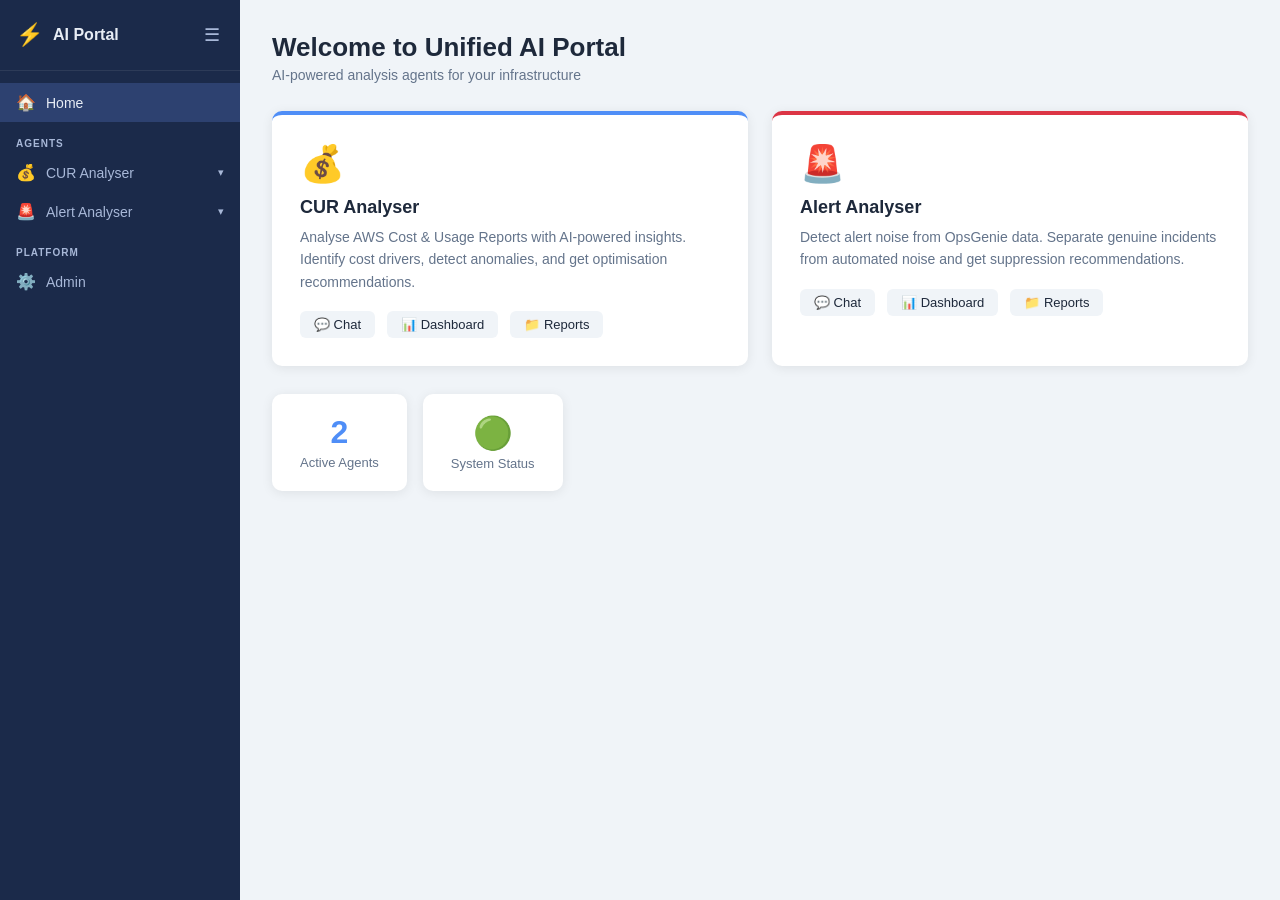
<file: frontend/index.html>
<!DOCTYPE html>
<html lang="en">
<head>
  <meta charset="UTF-8" />
  <meta name="viewport" content="width=device-width, initial-scale=1.0" />
  <title>Unified AI Portal</title>
  <link rel="stylesheet" href="style.css" />
</head>
<body>
  <div class="portal-layout">
    <!-- Sidebar -->
    <nav class="sidebar" id="sidebar">
      <div class="sidebar-header">
        <div class="sidebar-logo">
          <span class="logo-icon">⚡</span>
          <span class="logo-text">AI Portal</span>
        </div>
        <button class="sidebar-toggle" id="sidebarToggle" title="Toggle sidebar">&#9776;</button>
      </div>

      <div class="sidebar-nav">
        <a href="index.html" class="nav-item nav-home" data-page="home">
          <span class="nav-icon">🏠</span>
          <span class="nav-label">Home</span>
        </a>

        <div class="nav-section">
          <div class="nav-section-label">AGENTS</div>
        </div>

        <!-- CUR Analyser -->
        <div class="nav-agent" id="agent-cur">
          <button class="nav-agent-header" onclick="toggleAgent('cur')">
            <span class="nav-icon">💰</span>
            <span class="nav-label">CUR Analyser</span>
            <span class="nav-chevron">▾</span>
          </button>
          <div class="nav-agent-children" id="agent-cur-children">
            <a href="agents/cur/chat.html" class="nav-child" data-page="cur-chat">
              <span>💬</span> Chatbot
            </a>
            <a href="agents/cur/dashboard.html" class="nav-child" data-page="cur-dashboard">
              <span>📊</span> Dashboard
            </a>
            <a href="agents/cur/reports.html" class="nav-child" data-page="cur-reports">
              <span>📁</span> Reports
            </a>
            <a href="agents/cur/settings.html" class="nav-child" data-page="cur-settings">
              <span>⚙️</span> Settings
            </a>
          </div>
        </div>

        <!-- Alert Analyser -->
        <div class="nav-agent" id="agent-alerts">
          <button class="nav-agent-header" onclick="toggleAgent('alerts')">
            <span class="nav-icon">🚨</span>
            <span class="nav-label">Alert Analyser</span>
            <span class="nav-chevron">▾</span>
          </button>
          <div class="nav-agent-children" id="agent-alerts-children">
            <a href="agents/alerts/chat.html" class="nav-child" data-page="alerts-chat">
              <span>💬</span> Chatbot
            </a>
            <a href="agents/alerts/dashboard.html" class="nav-child" data-page="alerts-dashboard">
              <span>📊</span> Dashboard
            </a>
            <a href="agents/alerts/reports.html" class="nav-child" data-page="alerts-reports">
              <span>📁</span> Reports
            </a>
            <a href="agents/alerts/settings.html" class="nav-child" data-page="alerts-settings">
              <span>⚙️</span> Settings
            </a>
          </div>
        </div>

        <div class="nav-section">
          <div class="nav-section-label">PLATFORM</div>
        </div>

        <a href="admin/index.html" class="nav-item" data-page="admin">
          <span class="nav-icon">⚙️</span>
          <span class="nav-label">Admin</span>
        </a>
      </div>
    </nav>

    <!-- Main content -->
    <main class="main-content">
      <div class="page-header">
        <h1 class="page-title">Welcome to Unified AI Portal</h1>
        <p class="page-subtitle">AI-powered analysis agents for your infrastructure</p>
      </div>

      <div class="home-grid">
        <div class="agent-card agent-card-cur" onclick="location.href='agents/cur/dashboard.html'">
          <div class="agent-card-icon">💰</div>
          <div class="agent-card-info">
            <h2>CUR Analyser</h2>
            <p>Analyse AWS Cost &amp; Usage Reports with AI-powered insights. Identify cost drivers, detect anomalies, and get optimisation recommendations.</p>
          </div>
          <div class="agent-card-links">
            <a href="agents/cur/chat.html" onclick="event.stopPropagation()">💬 Chat</a>
            <a href="agents/cur/dashboard.html" onclick="event.stopPropagation()">📊 Dashboard</a>
            <a href="agents/cur/reports.html" onclick="event.stopPropagation()">📁 Reports</a>
          </div>
        </div>

        <div class="agent-card agent-card-alerts" onclick="location.href='agents/alerts/dashboard.html'">
          <div class="agent-card-icon">🚨</div>
          <div class="agent-card-info">
            <h2>Alert Analyser</h2>
            <p>Detect alert noise from OpsGenie data. Separate genuine incidents from automated noise and get suppression recommendations.</p>
          </div>
          <div class="agent-card-links">
            <a href="agents/alerts/chat.html" onclick="event.stopPropagation()">💬 Chat</a>
            <a href="agents/alerts/dashboard.html" onclick="event.stopPropagation()">📊 Dashboard</a>
            <a href="agents/alerts/reports.html" onclick="event.stopPropagation()">📁 Reports</a>
          </div>
        </div>
      </div>

      <div class="platform-stats" id="platformStats">
        <div class="stat-card">
          <div class="stat-value" id="statAgents">2</div>
          <div class="stat-label">Active Agents</div>
        </div>
        <div class="stat-card">
          <div class="stat-value" id="statStatus">🟢</div>
          <div class="stat-label">System Status</div>
        </div>
      </div>
    </main>
  </div>

  <script src="portal.js"></script>
  <script>
    // Mark home as active
    document.querySelector('[data-page="home"]').classList.add('active');
  </script>
</body>
</html>
</file>
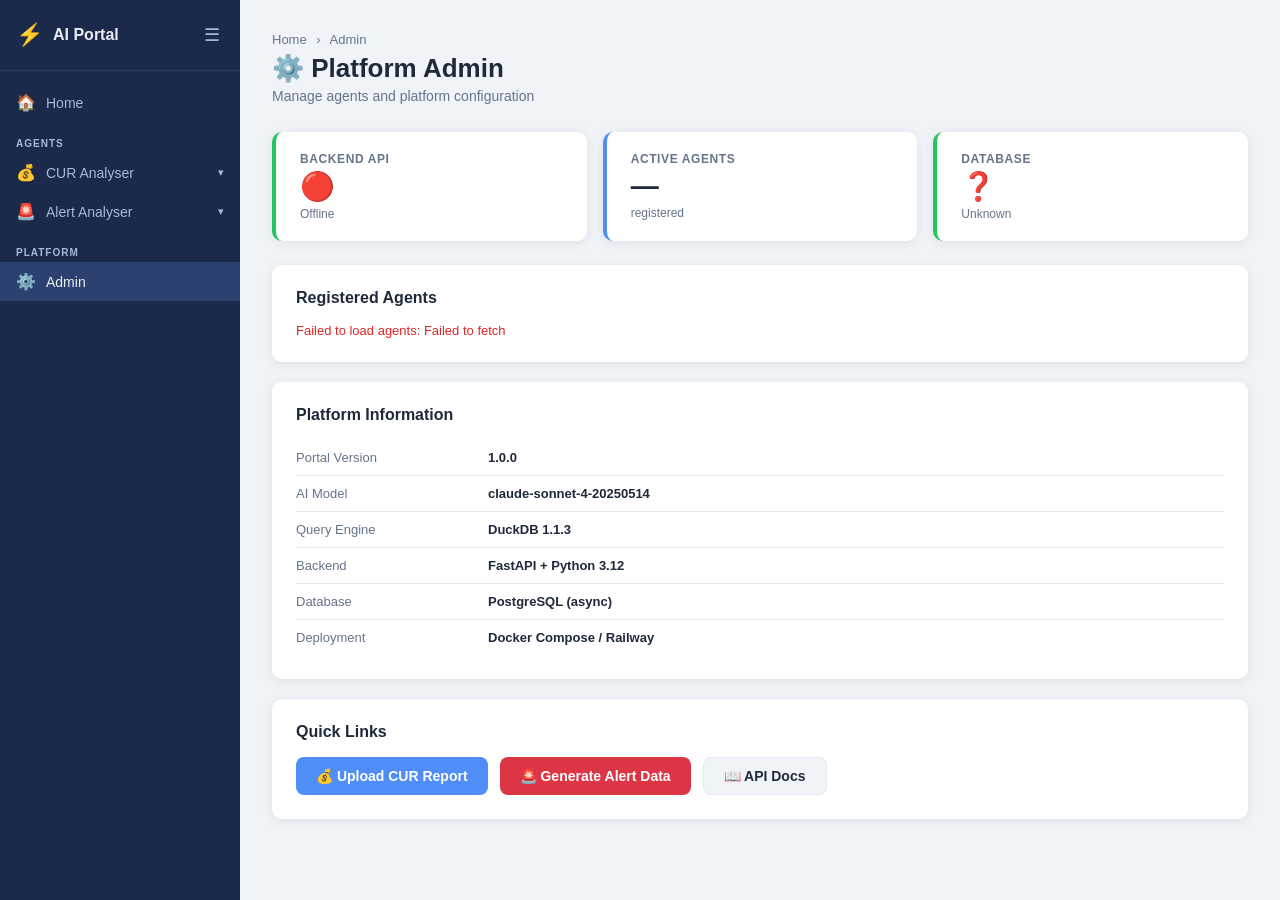
<file: frontend/admin/index.html>
<!DOCTYPE html>
<html lang="en">
<head>
  <meta charset="UTF-8" />
  <meta name="viewport" content="width=device-width, initial-scale=1.0" />
  <title>Admin — Unified AI Portal</title>
  <link rel="stylesheet" href="../style.css" />
</head>
<body>
<div class="portal-layout">
  <nav class="sidebar" id="sidebar">
    <div class="sidebar-header">
      <div class="sidebar-logo"><span class="logo-icon">⚡</span><span class="logo-text">AI Portal</span></div>
      <button class="sidebar-toggle" id="sidebarToggle">&#9776;</button>
    </div>
    <div class="sidebar-nav">
      <a href="../index.html" class="nav-item" data-page="home"><span class="nav-icon">🏠</span><span class="nav-label">Home</span></a>
      <div class="nav-section"><div class="nav-section-label">AGENTS</div></div>
      <div class="nav-agent" id="agent-cur">
        <button class="nav-agent-header" onclick="toggleAgent('cur')"><span class="nav-icon">💰</span><span class="nav-label">CUR Analyser</span><span class="nav-chevron">▾</span></button>
        <div class="nav-agent-children" id="agent-cur-children">
          <a href="../agents/cur/chat.html" class="nav-child" data-page="cur-chat"><span>💬</span> Chatbot</a>
          <a href="../agents/cur/dashboard.html" class="nav-child" data-page="cur-dashboard"><span>📊</span> Dashboard</a>
          <a href="../agents/cur/reports.html" class="nav-child" data-page="cur-reports"><span>📁</span> Reports</a>
          <a href="../agents/cur/settings.html" class="nav-child" data-page="cur-settings"><span>⚙️</span> Settings</a>
        </div>
      </div>
      <div class="nav-agent" id="agent-alerts">
        <button class="nav-agent-header" onclick="toggleAgent('alerts')"><span class="nav-icon">🚨</span><span class="nav-label">Alert Analyser</span><span class="nav-chevron">▾</span></button>
        <div class="nav-agent-children" id="agent-alerts-children">
          <a href="../agents/alerts/chat.html" class="nav-child" data-page="alerts-chat"><span>💬</span> Chatbot</a>
          <a href="../agents/alerts/dashboard.html" class="nav-child" data-page="alerts-dashboard"><span>📊</span> Dashboard</a>
          <a href="../agents/alerts/reports.html" class="nav-child" data-page="alerts-reports"><span>📁</span> Reports</a>
          <a href="../agents/alerts/settings.html" class="nav-child" data-page="alerts-settings"><span>⚙️</span> Settings</a>
        </div>
      </div>
      <div class="nav-section"><div class="nav-section-label">PLATFORM</div></div>
      <a href="index.html" class="nav-item" data-page="admin"><span class="nav-icon">⚙️</span><span class="nav-label">Admin</span></a>
    </div>
  </nav>

  <main class="main-content">
    <div class="page-header">
      <div class="breadcrumb"><a href="../index.html">Home</a> <span>›</span> Admin</div>
      <h1 class="page-title">⚙️ Platform Admin</h1>
      <p class="page-subtitle">Manage agents and platform configuration</p>
    </div>

    <!-- Platform Health -->
    <div class="kpi-row kpi-row-3" style="margin-bottom:24px">
      <div class="kpi-card green">
        <div class="kpi-label">Backend API</div>
        <div class="kpi-value" id="apiStatus">🔄</div>
        <div class="kpi-sub" id="apiStatusText">Checking…</div>
      </div>
      <div class="kpi-card">
        <div class="kpi-label">Active Agents</div>
        <div class="kpi-value" id="agentCount">—</div>
        <div class="kpi-sub">registered</div>
      </div>
      <div class="kpi-card green">
        <div class="kpi-label">Database</div>
        <div class="kpi-value" id="dbStatus">🔄</div>
        <div class="kpi-sub" id="dbStatusText">Checking…</div>
      </div>
    </div>

    <!-- Agents -->
    <div class="card">
      <div class="card-title">Registered Agents</div>
      <div id="agentsPanel"><div class="loading"><div class="loading-spinner"></div></div></div>
    </div>

    <!-- Platform Info -->
    <div class="card">
      <div class="card-title">Platform Information</div>
      <table style="width:100%;font-size:13px">
        <tbody>
          <tr><td style="padding:8px 0;color:#64748b;width:180px">Portal Version</td><td style="font-weight:600">1.0.0</td></tr>
          <tr><td style="padding:8px 0;color:#64748b">AI Model</td><td style="font-weight:600">claude-sonnet-4-20250514</td></tr>
          <tr><td style="padding:8px 0;color:#64748b">Query Engine</td><td style="font-weight:600">DuckDB 1.1.3</td></tr>
          <tr><td style="padding:8px 0;color:#64748b">Backend</td><td style="font-weight:600">FastAPI + Python 3.12</td></tr>
          <tr><td style="padding:8px 0;color:#64748b">Database</td><td style="font-weight:600">PostgreSQL (async)</td></tr>
          <tr><td style="padding:8px 0;color:#64748b">Deployment</td><td style="font-weight:600">Docker Compose / Railway</td></tr>
        </tbody>
      </table>
    </div>

    <!-- Quick Links -->
    <div class="card">
      <div class="card-title">Quick Links</div>
      <div style="display:flex;gap:12px;flex-wrap:wrap">
        <a href="../agents/cur/reports.html" class="btn btn-primary">💰 Upload CUR Report</a>
        <a href="../agents/alerts/reports.html" class="btn btn-danger">🚨 Generate Alert Data</a>
        <a href="https://api.agentsiq.net/docs" target="_blank" class="btn btn-secondary">📖 API Docs</a>
      </div>
    </div>
  </main>
</div>

<div id="toast"></div>
<script src="../portal.js"></script>
<script>
async function checkHealth() {
  try {
    const r = await fetch(`${API}/api/health`);
    const data = await r.json();
    document.getElementById('apiStatus').textContent = '🟢';
    document.getElementById('apiStatusText').textContent = 'Online';
    document.getElementById('dbStatus').textContent = '🟢';
    document.getElementById('dbStatusText').textContent = 'Connected';
  } catch(e) {
    document.getElementById('apiStatus').textContent = '🔴';
    document.getElementById('apiStatusText').textContent = 'Offline';
    document.getElementById('dbStatus').textContent = '❓';
    document.getElementById('dbStatusText').textContent = 'Unknown';
  }
}

async function loadAgents() {
  try {
    const r = await fetch(`${API}/api/agents`);
    const agents = await r.json();
    document.getElementById('agentCount').textContent = agents.length;

    const agentIcons = { cur: '#4F8EF7', alerts: '#DC3545' };
    document.getElementById('agentsPanel').innerHTML = agents.map(a => `
      <div class="admin-agent-card">
        <div class="admin-agent-icon">${a.icon || '🤖'}</div>
        <div class="admin-agent-info">
          <h3>${a.name}</h3>
          <p>${a.description || '—'}</p>
        </div>
        <div style="text-align:right">
          <div style="margin-bottom:8px">
            <span class="status-dot ${a.status === 'active' ? 'active' : ''}"></span>
            <span style="font-size:13px;font-weight:600">${a.status}</span>
          </div>
          <div style="font-size:12px;color:#64748b">ID: ${a.id} · slug: ${a.slug}</div>
        </div>
      </div>
    `).join('');
  } catch(e) {
    document.getElementById('agentsPanel').innerHTML = `<p style="color:#dc2626;font-size:13px">Failed to load agents: ${e.message}</p>`;
  }
}

checkHealth();
loadAgents();
</script>
</body>
</html>
</file>
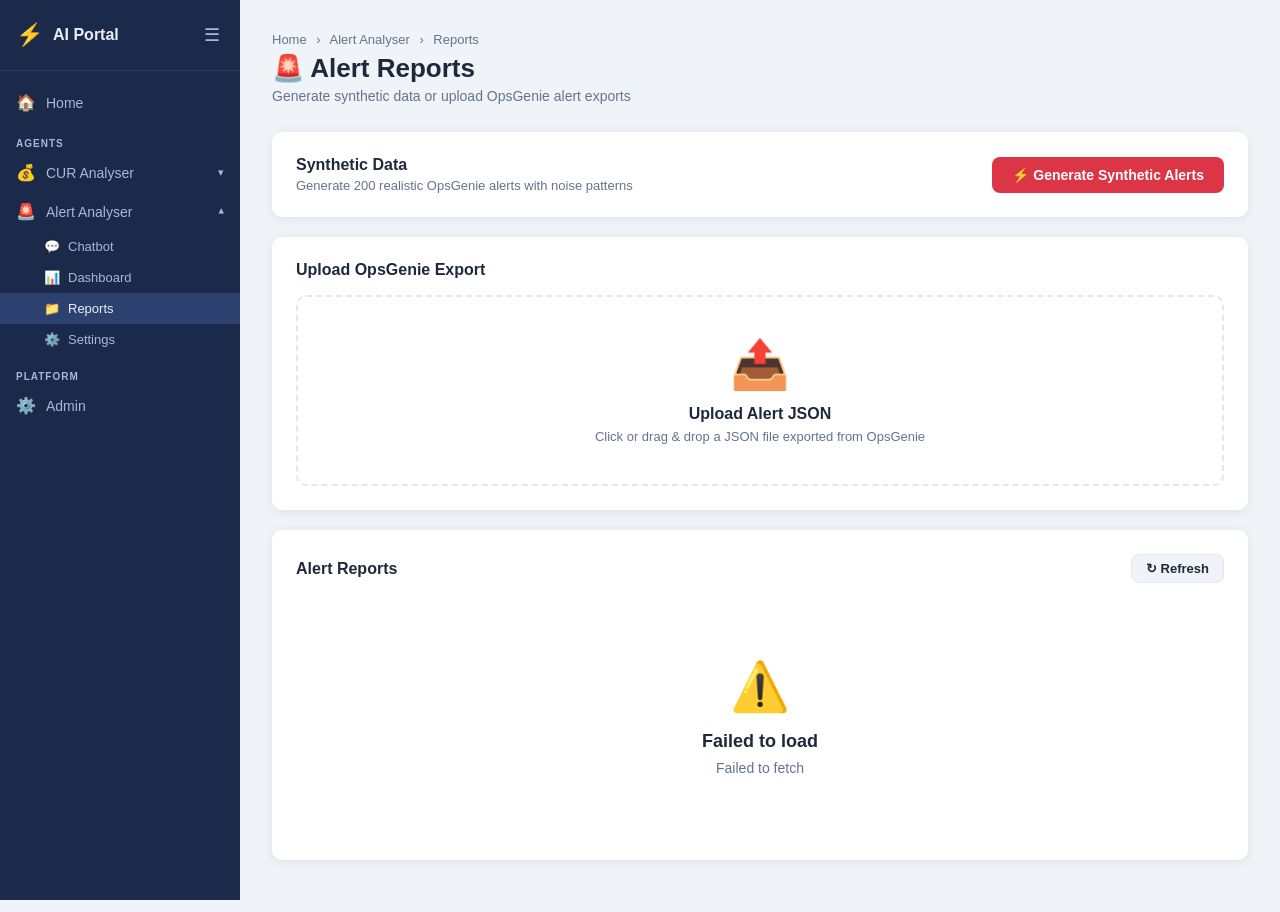
<file: frontend/agents/alerts/reports.html>
<!DOCTYPE html>
<html lang="en">
<head>
  <meta charset="UTF-8" />
  <meta name="viewport" content="width=device-width, initial-scale=1.0" />
  <title>Alert Reports — Unified AI Portal</title>
  <link rel="stylesheet" href="../../style.css" />
</head>
<body>
<div class="portal-layout">
  <nav class="sidebar" id="sidebar">
    <div class="sidebar-header">
      <div class="sidebar-logo"><span class="logo-icon">⚡</span><span class="logo-text">AI Portal</span></div>
      <button class="sidebar-toggle" id="sidebarToggle">&#9776;</button>
    </div>
    <div class="sidebar-nav">
      <a href="../../index.html" class="nav-item" data-page="home"><span class="nav-icon">🏠</span><span class="nav-label">Home</span></a>
      <div class="nav-section"><div class="nav-section-label">AGENTS</div></div>
      <div class="nav-agent" id="agent-cur">
        <button class="nav-agent-header" onclick="toggleAgent('cur')"><span class="nav-icon">💰</span><span class="nav-label">CUR Analyser</span><span class="nav-chevron">▾</span></button>
        <div class="nav-agent-children" id="agent-cur-children">
          <a href="../cur/chat.html" class="nav-child" data-page="cur-chat"><span>💬</span> Chatbot</a>
          <a href="../cur/dashboard.html" class="nav-child" data-page="cur-dashboard"><span>📊</span> Dashboard</a>
          <a href="../cur/reports.html" class="nav-child" data-page="cur-reports"><span>📁</span> Reports</a>
          <a href="../cur/settings.html" class="nav-child" data-page="cur-settings"><span>⚙️</span> Settings</a>
        </div>
      </div>
      <div class="nav-agent" id="agent-alerts">
        <button class="nav-agent-header" onclick="toggleAgent('alerts')"><span class="nav-icon">🚨</span><span class="nav-label">Alert Analyser</span><span class="nav-chevron">▾</span></button>
        <div class="nav-agent-children" id="agent-alerts-children">
          <a href="chat.html" class="nav-child" data-page="alerts-chat"><span>💬</span> Chatbot</a>
          <a href="dashboard.html" class="nav-child" data-page="alerts-dashboard"><span>📊</span> Dashboard</a>
          <a href="reports.html" class="nav-child" data-page="alerts-reports"><span>📁</span> Reports</a>
          <a href="settings.html" class="nav-child" data-page="alerts-settings"><span>⚙️</span> Settings</a>
        </div>
      </div>
      <div class="nav-section"><div class="nav-section-label">PLATFORM</div></div>
      <a href="../../admin/index.html" class="nav-item" data-page="admin"><span class="nav-icon">⚙️</span><span class="nav-label">Admin</span></a>
    </div>
  </nav>

  <main class="main-content">
    <div class="page-header">
      <div class="breadcrumb"><a href="../../index.html">Home</a> <span>›</span> Alert Analyser <span>›</span> Reports</div>
      <h1 class="page-title">🚨 Alert Reports</h1>
      <p class="page-subtitle">Generate synthetic data or upload OpsGenie alert exports</p>
    </div>

    <!-- Actions -->
    <div class="card" style="display:flex;gap:16px;align-items:center;flex-wrap:wrap">
      <div>
        <div style="font-weight:700;margin-bottom:4px">Synthetic Data</div>
        <p style="font-size:13px;color:#64748b;margin:0">Generate 200 realistic OpsGenie alerts with noise patterns</p>
      </div>
      <button class="btn btn-danger" id="generateBtn" onclick="generateData()" style="margin-left:auto">
        ⚡ Generate Synthetic Alerts
      </button>
    </div>

    <!-- Upload zone -->
    <div class="card">
      <div class="card-title">Upload OpsGenie Export</div>
      <div class="upload-zone alert-upload" id="uploadZone" onclick="document.getElementById('fileInput').click()">
        <div class="upload-icon">📤</div>
        <div class="upload-title">Upload Alert JSON</div>
        <div class="upload-sub">Click or drag & drop a JSON file exported from OpsGenie</div>
        <input type="file" id="fileInput" accept=".json" style="display:none" onchange="uploadFile(this.files[0])" />
      </div>
    </div>

    <!-- Reports table -->
    <div class="card">
      <div class="card-title" style="display:flex;align-items:center;justify-content:space-between">
        Alert Reports
        <button class="btn btn-secondary btn-sm" onclick="loadReports()">↻ Refresh</button>
      </div>
      <div id="reportsTable"><div class="loading"><div class="loading-spinner"></div></div></div>
    </div>
  </main>
</div>

<div id="toast"></div>
<script src="../../portal.js"></script>
<script>
const uploadZone = document.getElementById('uploadZone');
uploadZone.addEventListener('dragover', e => { e.preventDefault(); uploadZone.classList.add('drag-over'); });
uploadZone.addEventListener('dragleave', () => uploadZone.classList.remove('drag-over'));
uploadZone.addEventListener('drop', e => {
  e.preventDefault(); uploadZone.classList.remove('drag-over');
  const f = e.dataTransfer.files[0];
  if (f) uploadFile(f);
});

async function generateData() {
  const btn = document.getElementById('generateBtn');
  btn.disabled = true;
  btn.textContent = '⏳ Generating…';
  try {
    const r = await fetch(`${API}/api/alerts/reports/generate`, { method: 'POST' });
    if (!r.ok) throw new Error(await r.text());
    const data = await r.json();
    showToast(`Generated: ${data.total_alerts} alerts (${data.genuine_count} genuine, ${data.noise_count} noise)`, 'success');
    loadReports();
  } catch(e) {
    showToast('Generation failed: ' + e.message, 'error');
  } finally {
    btn.disabled = false;
    btn.textContent = '⚡ Generate Synthetic Alerts';
  }
}

async function uploadFile(file) {
  if (!file) return;
  const fd = new FormData();
  fd.append('file', file);
  showToast('Uploading…');
  try {
    const r = await fetch(`${API}/api/alerts/reports/upload`, { method: 'POST', body: fd });
    if (!r.ok) throw new Error(await r.text());
    const data = await r.json();
    showToast(`Uploaded: ${data.total_alerts} alerts`, 'success');
    loadReports();
  } catch(e) {
    showToast('Upload failed: ' + e.message, 'error');
  }
}

async function loadReports() {
  const el = document.getElementById('reportsTable');
  el.innerHTML = spinnerHTML();
  try {
    const r = await fetch(`${API}/api/alerts/reports`);
    const reports = await r.json();
    if (!reports.length) {
      el.innerHTML = emptyHTML('🚨', 'No reports yet', 'Generate synthetic data or upload an OpsGenie JSON export.');
      return;
    }
    el.innerHTML = `
      <div class="table-wrap">
        <table>
          <thead>
            <tr>
              <th>Filename</th>
              <th>Total Alerts</th>
              <th>Genuine</th>
              <th>Noise</th>
              <th>Noise %</th>
              <th>Status</th>
              <th>Created</th>
              <th>Actions</th>
            </tr>
          </thead>
          <tbody>
            ${reports.map(r => {
              const noiseRate = r.total_alerts > 0 ? ((r.noise_count / r.total_alerts) * 100).toFixed(0) : 0;
              return `
                <tr>
                  <td>${r.filename}</td>
                  <td>${r.total_alerts}</td>
                  <td><span style="color:#15803d;font-weight:600">${r.genuine_count}</span></td>
                  <td><span style="color:#b91c1c;font-weight:600">${r.noise_count}</span></td>
                  <td>${noiseRate}%</td>
                  <td>${statusBadge(r.status)}</td>
                  <td>${formatDateTime(r.created_at)}</td>
                  <td>
                    <a href="dashboard.html" class="btn btn-secondary btn-sm btn-icon" title="Dashboard">📊</a>
                    <a href="chat.html" class="btn btn-secondary btn-sm btn-icon" title="Chat">💬</a>
                    <button class="btn btn-secondary btn-sm btn-icon" onclick="deleteReport(${r.id})" title="Delete">🗑️</button>
                  </td>
                </tr>
              `;
            }).join('')}
          </tbody>
        </table>
      </div>
    `;
  } catch(e) {
    el.innerHTML = emptyHTML('⚠️', 'Failed to load', e.message);
  }
}

async function deleteReport(id) {
  if (!confirm('Delete this report?')) return;
  try {
    await fetch(`${API}/api/alerts/reports/${id}`, { method: 'DELETE' });
    showToast('Report deleted', 'success');
    loadReports();
  } catch(e) {
    showToast('Delete failed', 'error');
  }
}

loadReports();
</script>
</body>
</html>
</file>
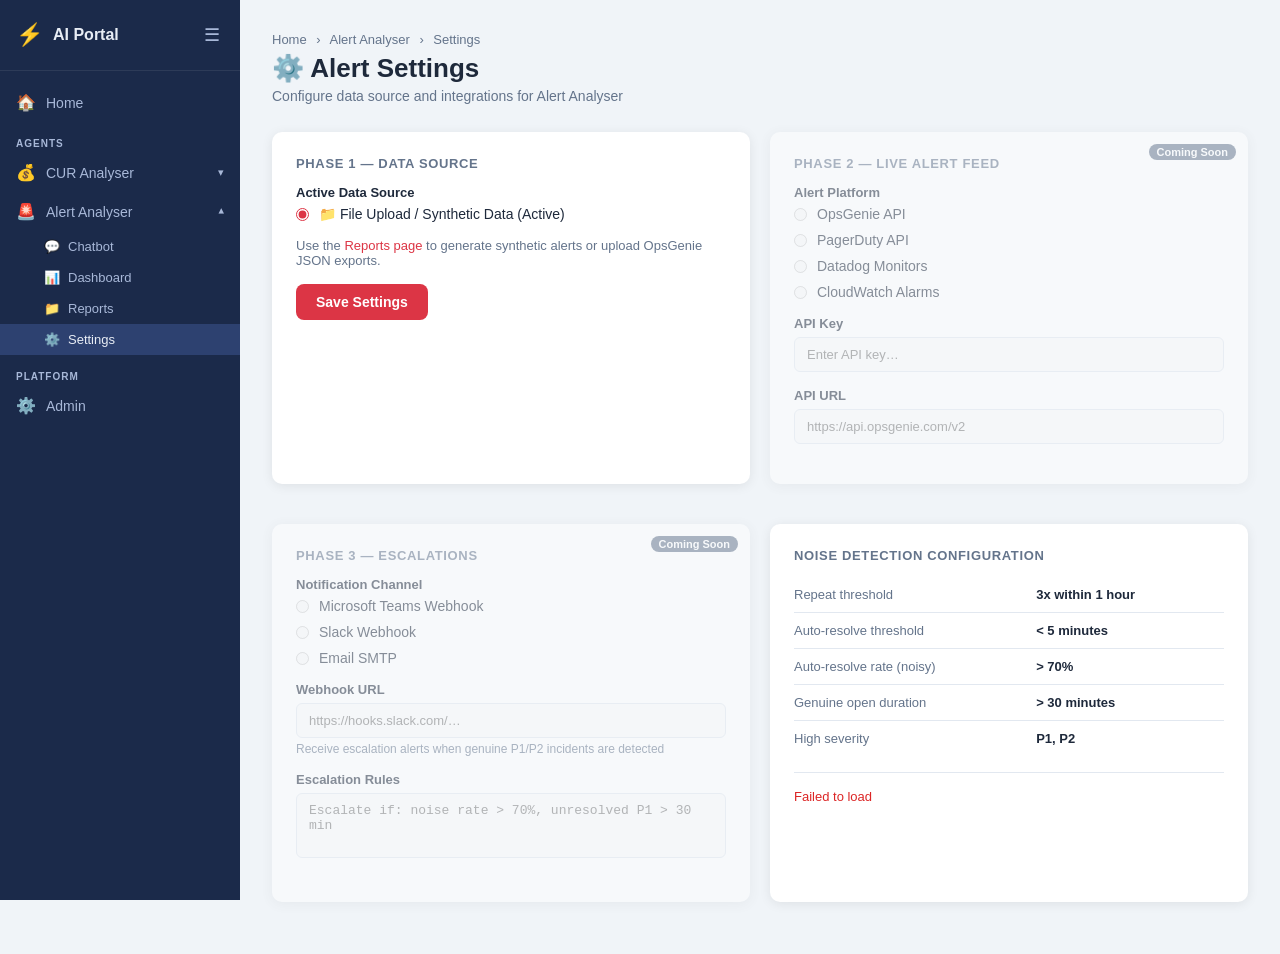
<file: frontend/agents/alerts/settings.html>
<!DOCTYPE html>
<html lang="en">
<head>
  <meta charset="UTF-8" />
  <meta name="viewport" content="width=device-width, initial-scale=1.0" />
  <title>Alert Settings — Unified AI Portal</title>
  <link rel="stylesheet" href="../../style.css" />
</head>
<body>
<div class="portal-layout">
  <nav class="sidebar" id="sidebar">
    <div class="sidebar-header">
      <div class="sidebar-logo"><span class="logo-icon">⚡</span><span class="logo-text">AI Portal</span></div>
      <button class="sidebar-toggle" id="sidebarToggle">&#9776;</button>
    </div>
    <div class="sidebar-nav">
      <a href="../../index.html" class="nav-item" data-page="home"><span class="nav-icon">🏠</span><span class="nav-label">Home</span></a>
      <div class="nav-section"><div class="nav-section-label">AGENTS</div></div>
      <div class="nav-agent" id="agent-cur">
        <button class="nav-agent-header" onclick="toggleAgent('cur')"><span class="nav-icon">💰</span><span class="nav-label">CUR Analyser</span><span class="nav-chevron">▾</span></button>
        <div class="nav-agent-children" id="agent-cur-children">
          <a href="../cur/chat.html" class="nav-child" data-page="cur-chat"><span>💬</span> Chatbot</a>
          <a href="../cur/dashboard.html" class="nav-child" data-page="cur-dashboard"><span>📊</span> Dashboard</a>
          <a href="../cur/reports.html" class="nav-child" data-page="cur-reports"><span>📁</span> Reports</a>
          <a href="../cur/settings.html" class="nav-child" data-page="cur-settings"><span>⚙️</span> Settings</a>
        </div>
      </div>
      <div class="nav-agent" id="agent-alerts">
        <button class="nav-agent-header" onclick="toggleAgent('alerts')"><span class="nav-icon">🚨</span><span class="nav-label">Alert Analyser</span><span class="nav-chevron">▾</span></button>
        <div class="nav-agent-children" id="agent-alerts-children">
          <a href="chat.html" class="nav-child" data-page="alerts-chat"><span>💬</span> Chatbot</a>
          <a href="dashboard.html" class="nav-child" data-page="alerts-dashboard"><span>📊</span> Dashboard</a>
          <a href="reports.html" class="nav-child" data-page="alerts-reports"><span>📁</span> Reports</a>
          <a href="settings.html" class="nav-child" data-page="alerts-settings"><span>⚙️</span> Settings</a>
        </div>
      </div>
      <div class="nav-section"><div class="nav-section-label">PLATFORM</div></div>
      <a href="../../admin/index.html" class="nav-item" data-page="admin"><span class="nav-icon">⚙️</span><span class="nav-label">Admin</span></a>
    </div>
  </nav>

  <main class="main-content">
    <div class="page-header">
      <div class="breadcrumb"><a href="../../index.html">Home</a> <span>›</span> Alert Analyser <span>›</span> Settings</div>
      <h1 class="page-title">⚙️ Alert Settings</h1>
      <p class="page-subtitle">Configure data source and integrations for Alert Analyser</p>
    </div>

    <div class="settings-grid">
      <!-- Phase 1: Active -->
      <div class="card">
        <div class="settings-section-title">Phase 1 — Data Source</div>
        <div class="form-group">
          <label class="form-label">Active Data Source</label>
          <div class="radio-group">
            <div class="radio-option">
              <input type="radio" name="dataSource" id="srcFile" value="file" checked />
              <label for="srcFile">📁 File Upload / Synthetic Data (Active)</label>
            </div>
          </div>
        </div>
        <p style="font-size:13px;color:#64748b;margin-top:8px">
          Use the <a href="reports.html" style="color:#DC3545">Reports page</a> to generate synthetic alerts or upload OpsGenie JSON exports.
        </p>
        <button class="btn btn-danger" style="margin-top:16px" onclick="saveSettings()">Save Settings</button>
      </div>

      <!-- Phase 2: Live Feed -->
      <div class="card coming-soon">
        <div class="settings-section-title">Phase 2 — Live Alert Feed</div>
        <div class="form-group">
          <label class="form-label">Alert Platform</label>
          <div class="radio-group">
            <div class="radio-option"><input type="radio" name="liveSrc" value="opsgenie" disabled /><label>OpsGenie API</label></div>
            <div class="radio-option"><input type="radio" name="liveSrc" value="pagerduty" disabled /><label>PagerDuty API</label></div>
            <div class="radio-option"><input type="radio" name="liveSrc" value="datadog" disabled /><label>Datadog Monitors</label></div>
            <div class="radio-option"><input type="radio" name="liveSrc" value="cloudwatch" disabled /><label>CloudWatch Alarms</label></div>
          </div>
        </div>
        <div class="form-group">
          <label class="form-label">API Key</label>
          <input type="password" class="form-input" placeholder="Enter API key…" disabled />
        </div>
        <div class="form-group">
          <label class="form-label">API URL</label>
          <input type="text" class="form-input" placeholder="https://api.opsgenie.com/v2" disabled />
        </div>
      </div>

      <!-- Phase 3: Escalations -->
      <div class="card coming-soon">
        <div class="settings-section-title">Phase 3 — Escalations</div>
        <div class="form-group">
          <label class="form-label">Notification Channel</label>
          <div class="radio-group">
            <div class="radio-option"><input type="radio" name="notifType" value="teams" disabled /><label>Microsoft Teams Webhook</label></div>
            <div class="radio-option"><input type="radio" name="notifType" value="slack" disabled /><label>Slack Webhook</label></div>
            <div class="radio-option"><input type="radio" name="notifType" value="email" disabled /><label>Email SMTP</label></div>
          </div>
        </div>
        <div class="form-group">
          <label class="form-label">Webhook URL</label>
          <input type="text" class="form-input" placeholder="https://hooks.slack.com/…" disabled />
          <div class="form-hint">Receive escalation alerts when genuine P1/P2 incidents are detected</div>
        </div>
        <div class="form-group">
          <label class="form-label">Escalation Rules</label>
          <textarea class="form-input" rows="3" placeholder="Escalate if: noise rate > 70%, unresolved P1 > 30 min" disabled style="resize:none"></textarea>
        </div>
      </div>

      <!-- Agent Info -->
      <div class="card">
        <div class="settings-section-title">Noise Detection Configuration</div>
        <table style="width:100%;font-size:13px">
          <tbody>
            <tr><td style="padding:8px 0;color:#64748b">Repeat threshold</td><td style="font-weight:600">3x within 1 hour</td></tr>
            <tr><td style="padding:8px 0;color:#64748b">Auto-resolve threshold</td><td style="font-weight:600">&lt; 5 minutes</td></tr>
            <tr><td style="padding:8px 0;color:#64748b">Auto-resolve rate (noisy)</td><td style="font-weight:600">&gt; 70%</td></tr>
            <tr><td style="padding:8px 0;color:#64748b">Genuine open duration</td><td style="font-weight:600">&gt; 30 minutes</td></tr>
            <tr><td style="padding:8px 0;color:#64748b">High severity</td><td style="font-weight:600">P1, P2</td></tr>
          </tbody>
        </table>
        <div id="agentInfo" style="margin-top:16px;padding-top:16px;border-top:1px solid #e2e8f0">
          <div class="loading"><div class="loading-spinner" style="width:24px;height:24px;border-width:2px"></div></div>
        </div>
      </div>
    </div>
  </main>
</div>

<div id="toast"></div>
<script src="../../portal.js"></script>
<script>
async function loadSettings() {
  try {
    const r = await fetch(`${API}/api/alerts/settings`);
    const s = await r.json();
    document.getElementById('agentInfo').innerHTML = `
      <table style="width:100%;font-size:13px">
        <tr><td style="padding:6px 0;color:#64748b">Data Source</td><td style="font-weight:600">${s.data_source}</td></tr>
        <tr><td style="padding:6px 0;color:#64748b">Agent ID</td><td style="font-weight:600">${s.agent_id}</td></tr>
        <tr><td style="padding:6px 0;color:#64748b">Last Updated</td><td style="font-weight:600">${formatDateTime(s.updated_at)}</td></tr>
      </table>
    `;
  } catch(e) {
    document.getElementById('agentInfo').innerHTML = `<p style="color:#dc2626;font-size:13px">Failed to load</p>`;
  }
}

async function saveSettings() {
  try {
    await fetch(`${API}/api/alerts/settings`, {
      method: 'PUT',
      headers: { 'Content-Type': 'application/json' },
      body: JSON.stringify({ data_source: 'file' })
    });
    showToast('Settings saved', 'success');
    loadSettings();
  } catch(e) {
    showToast('Save failed', 'error');
  }
}

loadSettings();
</script>
</body>
</html>
</file>
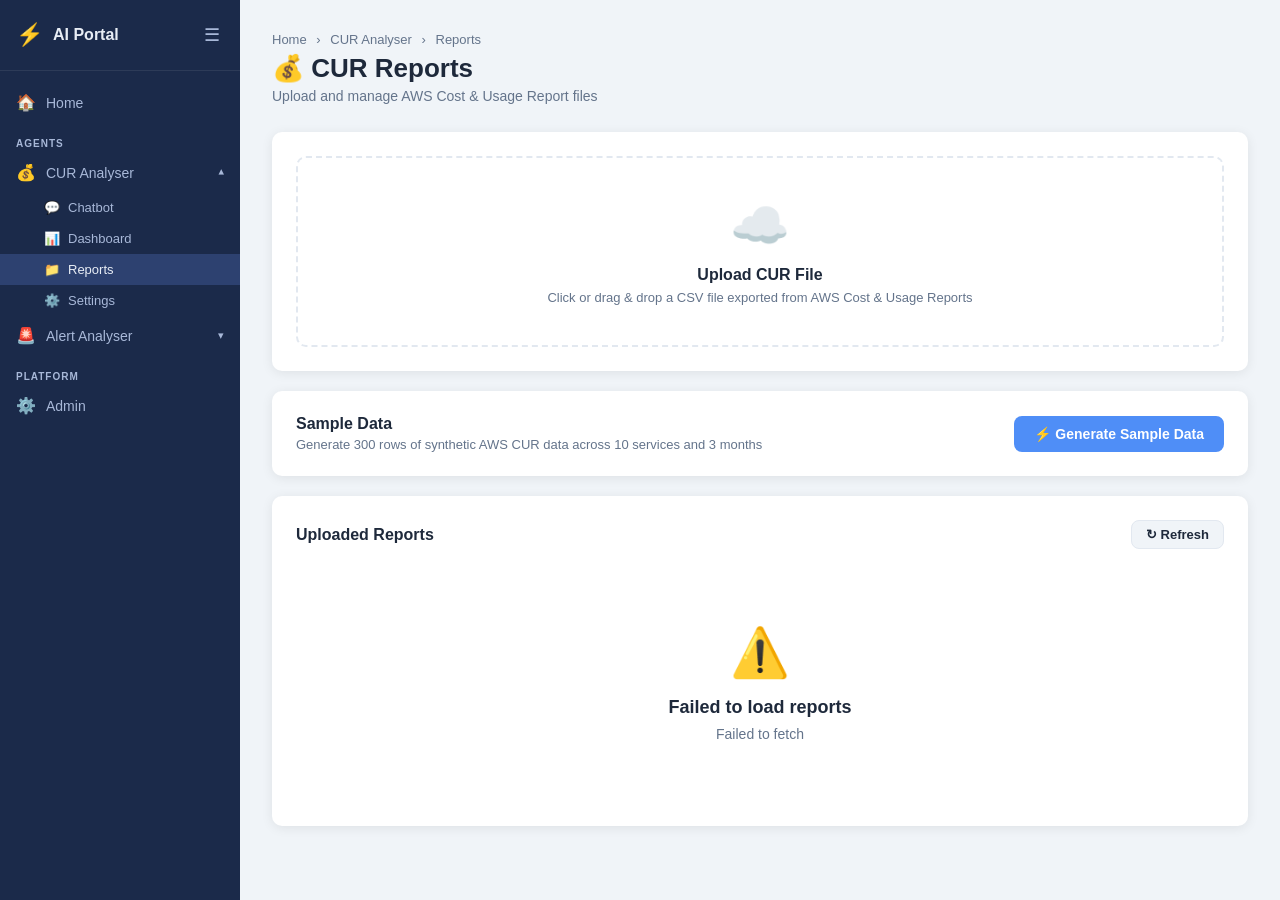
<file: frontend/agents/cur/reports.html>
<!DOCTYPE html>
<html lang="en">
<head>
  <meta charset="UTF-8" />
  <meta name="viewport" content="width=device-width, initial-scale=1.0" />
  <title>CUR Reports — Unified AI Portal</title>
  <link rel="stylesheet" href="../../style.css" />
</head>
<body>
<div class="portal-layout">
  <nav class="sidebar" id="sidebar">
    <div class="sidebar-header">
      <div class="sidebar-logo"><span class="logo-icon">⚡</span><span class="logo-text">AI Portal</span></div>
      <button class="sidebar-toggle" id="sidebarToggle">&#9776;</button>
    </div>
    <div class="sidebar-nav">
      <a href="../../index.html" class="nav-item" data-page="home"><span class="nav-icon">🏠</span><span class="nav-label">Home</span></a>
      <div class="nav-section"><div class="nav-section-label">AGENTS</div></div>
      <div class="nav-agent" id="agent-cur">
        <button class="nav-agent-header" onclick="toggleAgent('cur')"><span class="nav-icon">💰</span><span class="nav-label">CUR Analyser</span><span class="nav-chevron">▾</span></button>
        <div class="nav-agent-children" id="agent-cur-children">
          <a href="chat.html" class="nav-child" data-page="cur-chat"><span>💬</span> Chatbot</a>
          <a href="dashboard.html" class="nav-child" data-page="cur-dashboard"><span>📊</span> Dashboard</a>
          <a href="reports.html" class="nav-child" data-page="cur-reports"><span>📁</span> Reports</a>
          <a href="settings.html" class="nav-child" data-page="cur-settings"><span>⚙️</span> Settings</a>
        </div>
      </div>
      <div class="nav-agent" id="agent-alerts">
        <button class="nav-agent-header" onclick="toggleAgent('alerts')"><span class="nav-icon">🚨</span><span class="nav-label">Alert Analyser</span><span class="nav-chevron">▾</span></button>
        <div class="nav-agent-children" id="agent-alerts-children">
          <a href="../alerts/chat.html" class="nav-child" data-page="alerts-chat"><span>💬</span> Chatbot</a>
          <a href="../alerts/dashboard.html" class="nav-child" data-page="alerts-dashboard"><span>📊</span> Dashboard</a>
          <a href="../alerts/reports.html" class="nav-child" data-page="alerts-reports"><span>📁</span> Reports</a>
          <a href="../alerts/settings.html" class="nav-child" data-page="alerts-settings"><span>⚙️</span> Settings</a>
        </div>
      </div>
      <div class="nav-section"><div class="nav-section-label">PLATFORM</div></div>
      <a href="../../admin/index.html" class="nav-item" data-page="admin"><span class="nav-icon">⚙️</span><span class="nav-label">Admin</span></a>
    </div>
  </nav>

  <main class="main-content">
    <div class="page-header">
      <div class="breadcrumb"><a href="../../index.html">Home</a> <span>›</span> CUR Analyser <span>›</span> Reports</div>
      <h1 class="page-title">💰 CUR Reports</h1>
      <p class="page-subtitle">Upload and manage AWS Cost & Usage Report files</p>
    </div>

    <!-- Upload zone -->
    <div class="card">
      <div class="upload-zone" id="uploadZone" onclick="document.getElementById('fileInput').click()">
        <div class="upload-icon">☁️</div>
        <div class="upload-title">Upload CUR File</div>
        <div class="upload-sub">Click or drag & drop a CSV file exported from AWS Cost & Usage Reports</div>
        <input type="file" id="fileInput" accept=".csv" style="display:none" onchange="uploadFile(this.files[0])" />
      </div>
      <div id="uploadProgress" style="margin-top:12px;display:none">
        <div style="height:4px;background:#e2e8f0;border-radius:2px;overflow:hidden">
          <div id="progressBar" style="height:100%;background:#4F8EF7;width:0%;transition:width 0.3s"></div>
        </div>
        <p style="font-size:13px;color:#64748b;margin-top:6px" id="uploadStatus">Uploading…</p>
      </div>
    </div>

    <!-- Generate sample -->
    <div class="card" style="display:flex;gap:16px;align-items:center;flex-wrap:wrap">
      <div>
        <div style="font-weight:700;margin-bottom:4px">Sample Data</div>
        <p style="font-size:13px;color:#64748b;margin:0">Generate 300 rows of synthetic AWS CUR data across 10 services and 3 months</p>
      </div>
      <button class="btn btn-primary" id="sampleBtn" onclick="generateSample()" style="margin-left:auto">
        ⚡ Generate Sample Data
      </button>
    </div>

    <!-- Reports table -->
    <div class="card">
      <div class="card-title" style="display:flex;align-items:center;justify-content:space-between">
        Uploaded Reports
        <button class="btn btn-secondary btn-sm" onclick="loadReports()">↻ Refresh</button>
      </div>
      <div id="reportsTable">
        <div class="loading"><div class="loading-spinner"></div></div>
      </div>
    </div>
  </main>
</div>

<div id="toast"></div>
<script src="../../portal.js"></script>
<script>
const uploadZone = document.getElementById('uploadZone');
uploadZone.addEventListener('dragover', e => { e.preventDefault(); uploadZone.classList.add('drag-over'); });
uploadZone.addEventListener('dragleave', () => uploadZone.classList.remove('drag-over'));
uploadZone.addEventListener('drop', e => {
  e.preventDefault(); uploadZone.classList.remove('drag-over');
  const f = e.dataTransfer.files[0];
  if (f) uploadFile(f);
});

async function uploadFile(file) {
  if (!file) return;
  const prog = document.getElementById('uploadProgress');
  const bar = document.getElementById('progressBar');
  const status = document.getElementById('uploadStatus');
  prog.style.display = 'block';
  bar.style.width = '30%';
  status.textContent = 'Uploading…';

  const fd = new FormData();
  fd.append('file', file);

  try {
    bar.style.width = '60%';
    const r = await fetch(`${API}/api/cur/reports/upload`, { method: 'POST', body: fd });
    if (!r.ok) throw new Error(await r.text());
    const data = await r.json();
    bar.style.width = '100%';
    status.textContent = `✅ Uploaded: ${data.filename} (${data.row_count.toLocaleString()} rows)`;
    showToast('Report uploaded successfully', 'success');
    setTimeout(() => { prog.style.display = 'none'; bar.style.width = '0'; }, 2000);
    loadReports();
  } catch(e) {
    bar.style.width = '0';
    status.textContent = `❌ Upload failed: ${e.message}`;
    showToast('Upload failed', 'error');
  }
}

async function generateSample() {
  const btn = document.getElementById('sampleBtn');
  btn.disabled = true;
  btn.textContent = '⏳ Generating…';
  try {
    const res = await fetch(`${API}/api/cur/reports/generate-sample`, { method: 'POST' });
    if (!res.ok) throw new Error(await res.text());
    const data = await res.json();
    showToast(`Generated: ${data.filename} (${data.row_count.toLocaleString()} rows)`, 'success');
    loadReports();
  } catch(e) {
    showToast('Generation failed: ' + e.message, 'error');
  } finally {
    btn.disabled = false;
    btn.textContent = '⚡ Generate Sample Data';
  }
}

async function loadReports() {
  const el = document.getElementById('reportsTable');
  el.innerHTML = spinnerHTML();
  try {
    const r = await fetch(`${API}/api/cur/reports`);
    const reports = await r.json();
    if (!reports.length) {
      el.innerHTML = emptyHTML('📁', 'No reports yet', 'Upload a CUR CSV file above to get started.');
      return;
    }
    el.innerHTML = `
      <div class="table-wrap">
        <table>
          <thead><tr><th>Filename</th><th>Rows</th><th>Size</th><th>Status</th><th>Uploaded</th><th>Actions</th></tr></thead>
          <tbody>
            ${reports.map(r => `
              <tr>
                <td>${r.filename}</td>
                <td>${(r.row_count||0).toLocaleString()}</td>
                <td>${formatSize(r.file_size)}</td>
                <td>${statusBadge(r.status)}</td>
                <td>${formatDateTime(r.created_at)}</td>
                <td>
                  <a href="dashboard.html" class="btn btn-secondary btn-sm btn-icon" title="View Dashboard">📊</a>
                  <a href="chat.html" class="btn btn-secondary btn-sm btn-icon" title="Open Chat">💬</a>
                  <button class="btn btn-secondary btn-sm btn-icon" onclick="deleteReport(${r.id})" title="Delete">🗑️</button>
                </td>
              </tr>
            `).join('')}
          </tbody>
        </table>
      </div>
    `;
  } catch(e) {
    el.innerHTML = emptyHTML('⚠️', 'Failed to load reports', e.message);
  }
}

function formatSize(bytes) {
  if (!bytes) return '—';
  if (bytes < 1024) return `${bytes} B`;
  if (bytes < 1024*1024) return `${(bytes/1024).toFixed(1)} KB`;
  return `${(bytes/1024/1024).toFixed(1)} MB`;
}

async function deleteReport(id) {
  if (!confirm('Delete this report?')) return;
  try {
    await fetch(`${API}/api/cur/reports/${id}`, { method: 'DELETE' });
    showToast('Report deleted', 'success');
    loadReports();
  } catch(e) {
    showToast('Delete failed', 'error');
  }
}

loadReports();
</script>
</body>
</html>
</file>
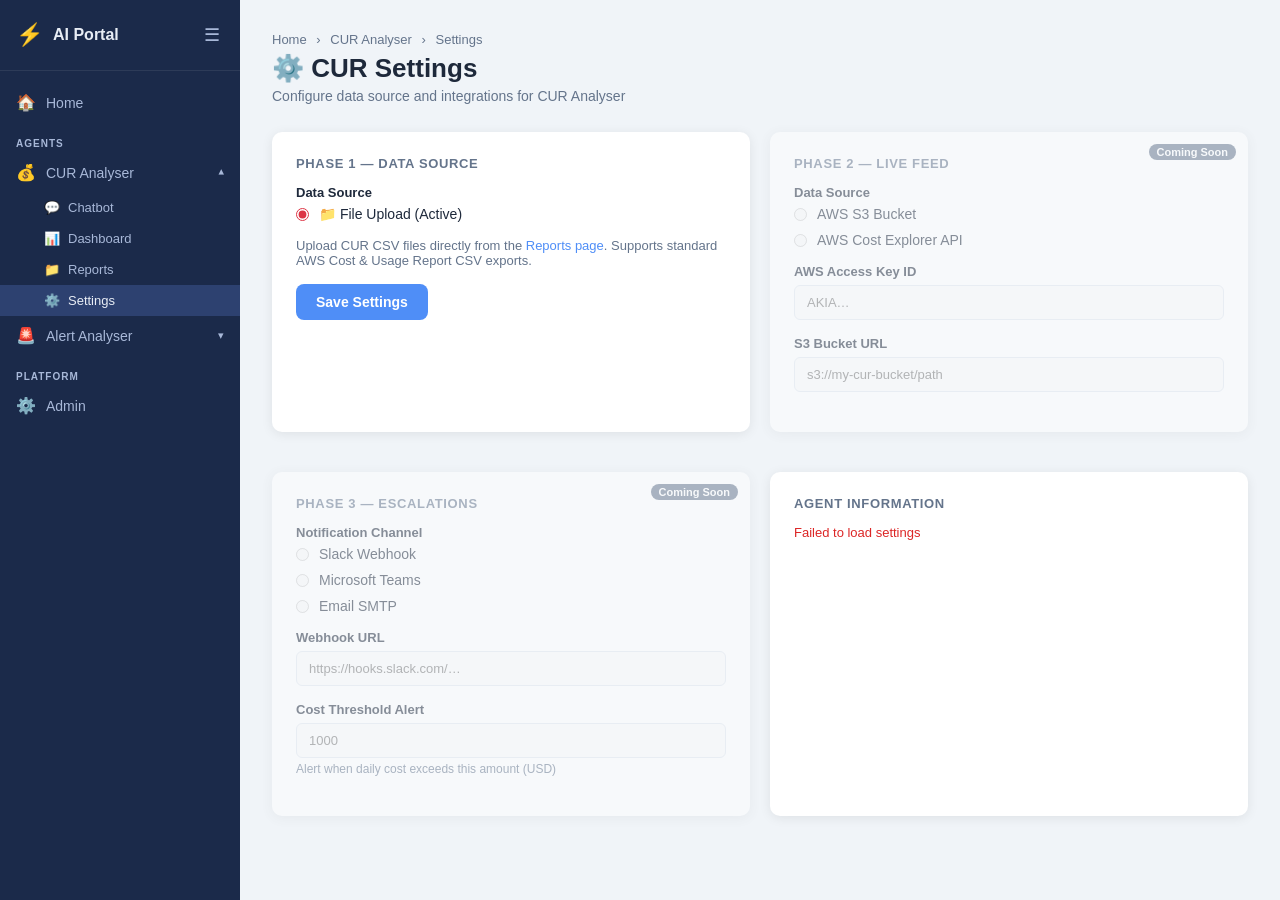
<file: frontend/agents/cur/settings.html>
<!DOCTYPE html>
<html lang="en">
<head>
  <meta charset="UTF-8" />
  <meta name="viewport" content="width=device-width, initial-scale=1.0" />
  <title>CUR Settings — Unified AI Portal</title>
  <link rel="stylesheet" href="../../style.css" />
</head>
<body>
<div class="portal-layout">
  <nav class="sidebar" id="sidebar">
    <div class="sidebar-header">
      <div class="sidebar-logo"><span class="logo-icon">⚡</span><span class="logo-text">AI Portal</span></div>
      <button class="sidebar-toggle" id="sidebarToggle">&#9776;</button>
    </div>
    <div class="sidebar-nav">
      <a href="../../index.html" class="nav-item" data-page="home"><span class="nav-icon">🏠</span><span class="nav-label">Home</span></a>
      <div class="nav-section"><div class="nav-section-label">AGENTS</div></div>
      <div class="nav-agent" id="agent-cur">
        <button class="nav-agent-header" onclick="toggleAgent('cur')"><span class="nav-icon">💰</span><span class="nav-label">CUR Analyser</span><span class="nav-chevron">▾</span></button>
        <div class="nav-agent-children" id="agent-cur-children">
          <a href="chat.html" class="nav-child" data-page="cur-chat"><span>💬</span> Chatbot</a>
          <a href="dashboard.html" class="nav-child" data-page="cur-dashboard"><span>📊</span> Dashboard</a>
          <a href="reports.html" class="nav-child" data-page="cur-reports"><span>📁</span> Reports</a>
          <a href="settings.html" class="nav-child" data-page="cur-settings"><span>⚙️</span> Settings</a>
        </div>
      </div>
      <div class="nav-agent" id="agent-alerts">
        <button class="nav-agent-header" onclick="toggleAgent('alerts')"><span class="nav-icon">🚨</span><span class="nav-label">Alert Analyser</span><span class="nav-chevron">▾</span></button>
        <div class="nav-agent-children" id="agent-alerts-children">
          <a href="../alerts/chat.html" class="nav-child" data-page="alerts-chat"><span>💬</span> Chatbot</a>
          <a href="../alerts/dashboard.html" class="nav-child" data-page="alerts-dashboard"><span>📊</span> Dashboard</a>
          <a href="../alerts/reports.html" class="nav-child" data-page="alerts-reports"><span>📁</span> Reports</a>
          <a href="../alerts/settings.html" class="nav-child" data-page="alerts-settings"><span>⚙️</span> Settings</a>
        </div>
      </div>
      <div class="nav-section"><div class="nav-section-label">PLATFORM</div></div>
      <a href="../../admin/index.html" class="nav-item" data-page="admin"><span class="nav-icon">⚙️</span><span class="nav-label">Admin</span></a>
    </div>
  </nav>

  <main class="main-content">
    <div class="page-header">
      <div class="breadcrumb"><a href="../../index.html">Home</a> <span>›</span> CUR Analyser <span>›</span> Settings</div>
      <h1 class="page-title">⚙️ CUR Settings</h1>
      <p class="page-subtitle">Configure data source and integrations for CUR Analyser</p>
    </div>

    <div class="settings-grid">
      <!-- Phase 1: File Upload (active) -->
      <div class="card">
        <div class="settings-section-title">Phase 1 — Data Source</div>
        <div class="form-group">
          <label class="form-label">Data Source</label>
          <div class="radio-group">
            <div class="radio-option">
              <input type="radio" name="dataSource" id="srcFile" value="file" checked />
              <label for="srcFile">📁 File Upload (Active)</label>
            </div>
          </div>
        </div>
        <p style="font-size:13px;color:#64748b;margin-top:8px">
          Upload CUR CSV files directly from the <a href="reports.html" style="color:#4F8EF7">Reports page</a>. Supports standard AWS Cost & Usage Report CSV exports.
        </p>
        <button class="btn btn-primary" style="margin-top:16px" onclick="saveSettings()">Save Settings</button>
      </div>

      <!-- Phase 2: Live Feed (coming soon) -->
      <div class="card coming-soon">
        <div class="settings-section-title">Phase 2 — Live Feed</div>
        <div class="form-group">
          <label class="form-label">Data Source</label>
          <div class="radio-group">
            <div class="radio-option"><input type="radio" name="liveSrc" value="s3" disabled /><label>AWS S3 Bucket</label></div>
            <div class="radio-option"><input type="radio" name="liveSrc" value="ce" disabled /><label>AWS Cost Explorer API</label></div>
          </div>
        </div>
        <div class="form-group">
          <label class="form-label">AWS Access Key ID</label>
          <input type="text" class="form-input" placeholder="AKIA…" disabled />
        </div>
        <div class="form-group">
          <label class="form-label">S3 Bucket URL</label>
          <input type="text" class="form-input" placeholder="s3://my-cur-bucket/path" disabled />
        </div>
      </div>

      <!-- Phase 3: Escalations (coming soon) -->
      <div class="card coming-soon">
        <div class="settings-section-title">Phase 3 — Escalations</div>
        <div class="form-group">
          <label class="form-label">Notification Channel</label>
          <div class="radio-group">
            <div class="radio-option"><input type="radio" name="notifType" value="slack" disabled /><label>Slack Webhook</label></div>
            <div class="radio-option"><input type="radio" name="notifType" value="teams" disabled /><label>Microsoft Teams</label></div>
            <div class="radio-option"><input type="radio" name="notifType" value="email" disabled /><label>Email SMTP</label></div>
          </div>
        </div>
        <div class="form-group">
          <label class="form-label">Webhook URL</label>
          <input type="text" class="form-input" placeholder="https://hooks.slack.com/…" disabled />
        </div>
        <div class="form-group">
          <label class="form-label">Cost Threshold Alert</label>
          <input type="number" class="form-input" placeholder="1000" disabled />
          <div class="form-hint">Alert when daily cost exceeds this amount (USD)</div>
        </div>
      </div>

      <!-- Agent Info -->
      <div class="card">
        <div class="settings-section-title">Agent Information</div>
        <div id="agentInfo">
          <div class="loading"><div class="loading-spinner" style="width:24px;height:24px;border-width:2px"></div></div>
        </div>
      </div>
    </div>
  </main>
</div>

<div id="toast"></div>
<script src="../../portal.js"></script>
<script>
async function loadSettings() {
  try {
    const r = await fetch(`${API}/api/cur/settings`);
    const s = await r.json();
    document.getElementById('agentInfo').innerHTML = `
      <table style="width:100%;font-size:13px">
        <tr><td style="padding:6px 0;color:#64748b">Data Source</td><td style="font-weight:600">${s.data_source}</td></tr>
        <tr><td style="padding:6px 0;color:#64748b">Agent ID</td><td style="font-weight:600">${s.agent_id}</td></tr>
        <tr><td style="padding:6px 0;color:#64748b">Last Updated</td><td style="font-weight:600">${formatDateTime(s.updated_at)}</td></tr>
      </table>
    `;
  } catch(e) {
    document.getElementById('agentInfo').innerHTML = `<p style="color:#dc2626;font-size:13px">Failed to load settings</p>`;
  }
}

async function saveSettings() {
  const dataSource = document.querySelector('input[name="dataSource"]:checked')?.value || 'file';
  try {
    await fetch(`${API}/api/cur/settings`, {
      method: 'PUT',
      headers: { 'Content-Type': 'application/json' },
      body: JSON.stringify({ data_source: dataSource })
    });
    showToast('Settings saved', 'success');
    loadSettings();
  } catch(e) {
    showToast('Save failed', 'error');
  }
}

loadSettings();
</script>
</body>
</html>
</file>
<file: frontend/style.css>
/* ── Reset & Base ─────────────────────────────────────────────────────────── */
*, *::before, *::after { box-sizing: border-box; margin: 0; padding: 0; }

:root {
  --sidebar-bg: #1B2A4A;
  --sidebar-hover: #243558;
  --sidebar-active: #2d4170;
  --sidebar-text: #a8b8d8;
  --sidebar-text-bright: #e8edf5;
  --sidebar-width: 240px;
  --sidebar-collapsed: 60px;

  --cur-color: #4F8EF7;
  --cur-light: #dbeafe;
  --alerts-color: #DC3545;
  --alerts-light: #ffe0e3;

  --bg: #f0f4f8;
  --white: #ffffff;
  --border: #e2e8f0;
  --text: #1e293b;
  --text-muted: #64748b;

  --radius: 10px;
  --shadow: 0 2px 12px rgba(0,0,0,0.08);
  --shadow-lg: 0 8px 32px rgba(0,0,0,0.12);
}

body { font-family: -apple-system, BlinkMacSystemFont, 'Segoe UI', sans-serif; background: var(--bg); color: var(--text); }

a { text-decoration: none; color: inherit; }

/* ── Portal Layout ────────────────────────────────────────────────────────── */
.portal-layout { display: flex; min-height: 100vh; }

/* ── Sidebar ──────────────────────────────────────────────────────────────── */
.sidebar {
  width: var(--sidebar-width);
  background: var(--sidebar-bg);
  display: flex;
  flex-direction: column;
  position: fixed;
  top: 0; left: 0; bottom: 0;
  z-index: 100;
  transition: width 0.25s ease;
  overflow: hidden;
}
.sidebar.collapsed { width: var(--sidebar-collapsed); }
.sidebar.collapsed .nav-label,
.sidebar.collapsed .nav-section,
.sidebar.collapsed .nav-agent-children,
.sidebar.collapsed .nav-chevron,
.sidebar.collapsed .logo-text { display: none; }

.sidebar-header {
  display: flex;
  align-items: center;
  justify-content: space-between;
  padding: 20px 16px;
  border-bottom: 1px solid rgba(255,255,255,0.08);
  min-height: 64px;
}

.sidebar-logo { display: flex; align-items: center; gap: 10px; }
.logo-icon { font-size: 22px; }
.logo-text { font-size: 16px; font-weight: 700; color: var(--sidebar-text-bright); white-space: nowrap; }

.sidebar-toggle {
  background: none; border: none; cursor: pointer;
  color: var(--sidebar-text); font-size: 18px; padding: 4px;
  border-radius: 4px; transition: color 0.2s;
}
.sidebar-toggle:hover { color: var(--sidebar-text-bright); }

.sidebar-nav { flex: 1; overflow-y: auto; padding: 12px 0; }
.sidebar-nav::-webkit-scrollbar { width: 4px; }
.sidebar-nav::-webkit-scrollbar-thumb { background: rgba(255,255,255,0.15); border-radius: 4px; }

.nav-section { padding: 16px 16px 4px; }
.nav-section-label { font-size: 10px; font-weight: 700; color: var(--sidebar-text); letter-spacing: 0.1em; text-transform: uppercase; }

.nav-item {
  display: flex; align-items: center; gap: 10px;
  padding: 10px 16px;
  color: var(--sidebar-text);
  font-size: 14px;
  cursor: pointer;
  transition: background 0.15s, color 0.15s;
  white-space: nowrap;
}
.nav-item:hover { background: var(--sidebar-hover); color: var(--sidebar-text-bright); }
.nav-item.active { background: var(--sidebar-active); color: var(--sidebar-text-bright); }
.nav-icon { font-size: 16px; flex-shrink: 0; width: 20px; text-align: center; }

/* Agent sections */
.nav-agent { }
.nav-agent-header {
  display: flex; align-items: center; gap: 10px; width: 100%;
  padding: 10px 16px;
  background: none; border: none; cursor: pointer;
  color: var(--sidebar-text); font-size: 14px; text-align: left;
  transition: background 0.15s, color 0.15s;
  white-space: nowrap;
}
.nav-agent-header:hover { background: var(--sidebar-hover); color: var(--sidebar-text-bright); }
.nav-chevron { margin-left: auto; transition: transform 0.2s; font-size: 11px; }
.nav-agent.open .nav-chevron { transform: rotate(180deg); }

.nav-agent-children { display: none; }
.nav-agent.open .nav-agent-children { display: block; }
.nav-child {
  display: flex; align-items: center; gap: 8px;
  padding: 8px 16px 8px 44px;
  color: var(--sidebar-text); font-size: 13px;
  transition: background 0.15s, color 0.15s;
  white-space: nowrap;
}
.nav-child:hover { background: var(--sidebar-hover); color: var(--sidebar-text-bright); }
.nav-child.active { background: var(--sidebar-active); color: var(--sidebar-text-bright); }

/* ── Main Content ─────────────────────────────────────────────────────────── */
.main-content {
  margin-left: var(--sidebar-width);
  flex: 1; padding: 32px;
  transition: margin-left 0.25s ease;
  min-height: 100vh;
}
.sidebar.collapsed ~ .main-content { margin-left: var(--sidebar-collapsed); }

/* ── Page Header ──────────────────────────────────────────────────────────── */
.page-header { margin-bottom: 28px; }
.page-title { font-size: 26px; font-weight: 700; color: var(--text); }
.page-subtitle { font-size: 14px; color: var(--text-muted); margin-top: 4px; }

/* ── Breadcrumb ───────────────────────────────────────────────────────────── */
.breadcrumb { font-size: 13px; color: var(--text-muted); margin-bottom: 6px; }
.breadcrumb a { color: var(--text-muted); }
.breadcrumb a:hover { color: var(--text); }
.breadcrumb span { margin: 0 6px; }

/* ── Home Grid ────────────────────────────────────────────────────────────── */
.home-grid { display: grid; grid-template-columns: 1fr 1fr; gap: 24px; margin-bottom: 28px; }
@media (max-width: 900px) { .home-grid { grid-template-columns: 1fr; } }

.agent-card {
  background: var(--white); border-radius: var(--radius);
  padding: 28px; box-shadow: var(--shadow);
  cursor: pointer; transition: transform 0.15s, box-shadow 0.15s;
  border-top: 4px solid transparent;
}
.agent-card:hover { transform: translateY(-2px); box-shadow: var(--shadow-lg); }
.agent-card-cur { border-top-color: var(--cur-color); }
.agent-card-alerts { border-top-color: var(--alerts-color); }
.agent-card-icon { font-size: 36px; margin-bottom: 12px; }
.agent-card-info h2 { font-size: 18px; font-weight: 700; margin-bottom: 8px; }
.agent-card-info p { font-size: 14px; color: var(--text-muted); line-height: 1.6; }
.agent-card-links { display: flex; gap: 12px; margin-top: 18px; }
.agent-card-links a {
  padding: 6px 14px; border-radius: 6px; font-size: 13px; font-weight: 500;
  background: var(--bg); color: var(--text);
  transition: background 0.15s;
}
.agent-card-links a:hover { background: var(--border); }

/* ── Platform Stats ───────────────────────────────────────────────────────── */
.platform-stats { display: flex; gap: 16px; }
.stat-card {
  background: var(--white); border-radius: var(--radius);
  padding: 20px 28px; box-shadow: var(--shadow); text-align: center;
}
.stat-value { font-size: 32px; font-weight: 800; color: var(--cur-color); }
.stat-label { font-size: 13px; color: var(--text-muted); margin-top: 4px; }

/* ── Cards / Panels ───────────────────────────────────────────────────────── */
.card {
  background: var(--white); border-radius: var(--radius);
  padding: 24px; box-shadow: var(--shadow); margin-bottom: 20px;
}
.card-title { font-size: 16px; font-weight: 700; margin-bottom: 16px; color: var(--text); }

/* ── KPI Row ──────────────────────────────────────────────────────────────── */
.kpi-row { display: grid; gap: 16px; margin-bottom: 20px; }
.kpi-row-4 { grid-template-columns: repeat(4, 1fr); }
.kpi-row-3 { grid-template-columns: repeat(3, 1fr); }
@media (max-width: 1100px) { .kpi-row-4 { grid-template-columns: repeat(2, 1fr); } }

.kpi-card {
  background: var(--white); border-radius: var(--radius);
  padding: 20px 24px; box-shadow: var(--shadow);
  border-left: 4px solid var(--cur-color);
}
.kpi-card.alert { border-left-color: var(--alerts-color); }
.kpi-card.green { border-left-color: #22c55e; }
.kpi-card.orange { border-left-color: #f97316; }
.kpi-label { font-size: 12px; font-weight: 600; color: var(--text-muted); text-transform: uppercase; letter-spacing: 0.05em; }
.kpi-value { font-size: 28px; font-weight: 800; margin: 4px 0; }
.kpi-sub { font-size: 12px; color: var(--text-muted); }

/* ── Chart Grid ───────────────────────────────────────────────────────────── */
.chart-grid { display: grid; gap: 20px; margin-bottom: 20px; }
.chart-grid-2 { grid-template-columns: 1fr 1fr; }
.chart-grid-3 { grid-template-columns: 2fr 1fr; }
@media (max-width: 1000px) { .chart-grid-2, .chart-grid-3 { grid-template-columns: 1fr; } }

.chart-card {
  background: var(--white); border-radius: var(--radius);
  padding: 20px; box-shadow: var(--shadow);
}
.chart-card-title { font-size: 14px; font-weight: 700; margin-bottom: 14px; color: var(--text); }
.chart-container { position: relative; }
.chart-container canvas { max-height: 280px; }

/* ── Tables ───────────────────────────────────────────────────────────────── */
.table-wrap { overflow-x: auto; }
table { width: 100%; border-collapse: collapse; font-size: 13px; }
th { text-align: left; font-weight: 600; font-size: 11px; color: var(--text-muted); text-transform: uppercase; letter-spacing: 0.05em; padding: 10px 12px; border-bottom: 2px solid var(--border); }
td { padding: 10px 12px; border-bottom: 1px solid var(--border); }
tr:last-child td { border-bottom: none; }
tr:hover td { background: var(--bg); }

/* ── Tabs ─────────────────────────────────────────────────────────────────── */
.tabs { display: flex; gap: 0; margin-bottom: 24px; border-bottom: 2px solid var(--border); }
.tab-btn {
  padding: 12px 20px; font-size: 14px; font-weight: 500;
  background: none; border: none; cursor: pointer;
  color: var(--text-muted); border-bottom: 2px solid transparent; margin-bottom: -2px;
  transition: color 0.15s, border-color 0.15s;
}
.tab-btn:hover { color: var(--text); }
.tab-btn.active { color: var(--cur-color); border-bottom-color: var(--cur-color); }
.tab-btn.active.alert-tab { color: var(--alerts-color); border-bottom-color: var(--alerts-color); }
.tab-panel { display: none; }
.tab-panel.active { display: block; }

/* ── Chat UI ──────────────────────────────────────────────────────────────── */
.chat-layout { display: grid; grid-template-columns: 280px 1fr; gap: 20px; height: calc(100vh - 160px); }
.chat-sidebar-panel {
  background: var(--white); border-radius: var(--radius);
  box-shadow: var(--shadow); display: flex; flex-direction: column; overflow: hidden;
}
.chat-panel {
  background: var(--white); border-radius: var(--radius);
  box-shadow: var(--shadow); display: flex; flex-direction: column; overflow: hidden;
}
.chat-panel-header {
  padding: 16px 20px; border-bottom: 1px solid var(--border);
  font-weight: 700; font-size: 15px; display: flex; align-items: center; gap: 10px;
}
.chat-messages { flex: 1; overflow-y: auto; padding: 20px; display: flex; flex-direction: column; gap: 14px; }
.chat-messages::-webkit-scrollbar { width: 4px; }
.chat-messages::-webkit-scrollbar-thumb { background: var(--border); border-radius: 4px; }

.message { max-width: 85%; display: flex; flex-direction: column; gap: 4px; }
.message.user { align-self: flex-end; }
.message.assistant { align-self: flex-start; }

.message-bubble {
  padding: 12px 16px; border-radius: 12px;
  font-size: 14px; line-height: 1.6; white-space: pre-wrap;
}
.message.user .message-bubble { background: var(--cur-color); color: white; border-radius: 12px 12px 2px 12px; }
.message.assistant .message-bubble { background: var(--bg); color: var(--text); border-radius: 12px 12px 12px 2px; }
.message-time { font-size: 11px; color: var(--text-muted); }
.message.user .message-time { text-align: right; }

.chat-input-area { padding: 16px; border-top: 1px solid var(--border); display: flex; gap: 10px; }
.chat-input {
  flex: 1; padding: 10px 16px; border: 1px solid var(--border);
  border-radius: 24px; font-size: 14px; outline: none;
  transition: border-color 0.15s;
}
.chat-input:focus { border-color: var(--cur-color); }
.chat-send {
  padding: 10px 20px; border-radius: 24px; border: none; cursor: pointer;
  background: var(--cur-color); color: white; font-size: 14px; font-weight: 600;
  transition: opacity 0.15s;
}
.chat-send:hover { opacity: 0.85; }
.chat-send.alert-send { background: var(--alerts-color); }

.chat-report-selector {
  padding: 12px 16px; border-bottom: 1px solid var(--border);
  font-size: 13px;
}
.chat-report-selector label { color: var(--text-muted); font-weight: 600; display: block; margin-bottom: 6px; }
.chat-report-selector select {
  width: 100%; padding: 6px 10px; border: 1px solid var(--border);
  border-radius: 6px; font-size: 13px; background: var(--white);
}

.suggested-questions { padding: 12px 16px; border-top: 1px solid var(--border); }
.suggested-questions-title { font-size: 11px; font-weight: 700; color: var(--text-muted); margin-bottom: 8px; text-transform: uppercase; letter-spacing: 0.05em; }
.sq-btn {
  display: block; width: 100%; text-align: left; padding: 7px 10px; margin-bottom: 5px;
  background: var(--bg); border: none; border-radius: 6px; cursor: pointer;
  font-size: 12px; color: var(--text); transition: background 0.15s;
}
.sq-btn:hover { background: var(--border); }

.chart-in-chat { margin-top: 10px; background: var(--white); border-radius: 8px; padding: 12px; border: 1px solid var(--border); }

/* ── Reports Page ─────────────────────────────────────────────────────────── */
.upload-zone {
  border: 2px dashed var(--border); border-radius: var(--radius);
  padding: 40px; text-align: center; cursor: pointer;
  transition: border-color 0.15s, background 0.15s;
}
.upload-zone:hover, .upload-zone.drag-over { border-color: var(--cur-color); background: #f0f7ff; }
.upload-zone.alert-upload:hover { border-color: var(--alerts-color); background: #fff5f5; }
.upload-icon { font-size: 48px; margin-bottom: 12px; }
.upload-title { font-size: 16px; font-weight: 700; margin-bottom: 6px; }
.upload-sub { font-size: 13px; color: var(--text-muted); }

/* ── Buttons ──────────────────────────────────────────────────────────────── */
.btn {
  padding: 10px 20px; border-radius: 8px; border: none; cursor: pointer;
  font-size: 14px; font-weight: 600; transition: opacity 0.15s, transform 0.1s;
  display: inline-flex; align-items: center; gap: 8px;
}
.btn:hover { opacity: 0.88; }
.btn:active { transform: scale(0.98); }
.btn-primary { background: var(--cur-color); color: white; }
.btn-danger { background: var(--alerts-color); color: white; }
.btn-secondary { background: var(--bg); color: var(--text); border: 1px solid var(--border); }
.btn-sm { padding: 6px 14px; font-size: 13px; }
.btn-icon { padding: 6px 10px; }

/* ── Badges ───────────────────────────────────────────────────────────────── */
.badge {
  display: inline-block; padding: 2px 10px; border-radius: 12px; font-size: 11px; font-weight: 700;
}
.badge-noise { background: #ffe0e3; color: #b91c1c; }
.badge-genuine { background: #dcfce7; color: #15803d; }
.badge-p1 { background: #fee2e2; color: #dc2626; }
.badge-p2 { background: #ffedd5; color: #c2410c; }
.badge-p3 { background: #fef9c3; color: #854d0e; }
.badge-p4 { background: #f0f9ff; color: #075985; }
.badge-open { background: #dbeafe; color: #1d4ed8; }
.badge-closed { background: #f1f5f9; color: #475569; }
.badge-ready { background: #dcfce7; color: #15803d; }

/* ── Settings ─────────────────────────────────────────────────────────────── */
.settings-grid { display: grid; grid-template-columns: 1fr 1fr; gap: 20px; }
@media (max-width: 900px) { .settings-grid { grid-template-columns: 1fr; } }

.settings-section-title { font-size: 13px; font-weight: 700; color: var(--text-muted); text-transform: uppercase; letter-spacing: 0.05em; margin-bottom: 14px; }
.form-group { margin-bottom: 16px; }
.form-label { display: block; font-size: 13px; font-weight: 600; margin-bottom: 6px; }
.form-input, .form-select {
  width: 100%; padding: 9px 12px; border: 1px solid var(--border);
  border-radius: 6px; font-size: 13px; outline: none; transition: border-color 0.15s;
}
.form-input:focus, .form-select:focus { border-color: var(--cur-color); }
.form-hint { font-size: 12px; color: var(--text-muted); margin-top: 4px; }

.coming-soon {
  opacity: 0.5; pointer-events: none; position: relative;
}
.coming-soon::after {
  content: "Coming Soon";
  position: absolute; top: 12px; right: 12px;
  background: var(--text-muted); color: white;
  font-size: 11px; font-weight: 700; padding: 2px 8px; border-radius: 12px;
}

.radio-group { display: flex; flex-direction: column; gap: 10px; }
.radio-option { display: flex; align-items: center; gap: 10px; }
.radio-option input[type="radio"] { accent-color: var(--alerts-color); }
.radio-option label { font-size: 14px; }

/* ── Loading / Empty States ───────────────────────────────────────────────── */
.loading { display: flex; align-items: center; justify-content: center; padding: 60px; }
.loading-spinner {
  width: 36px; height: 36px; border: 3px solid var(--border);
  border-top-color: var(--cur-color); border-radius: 50%; animation: spin 0.8s linear infinite;
}
@keyframes spin { to { transform: rotate(360deg); } }

.empty-state { text-align: center; padding: 60px 20px; }
.empty-icon { font-size: 48px; margin-bottom: 16px; }
.empty-title { font-size: 18px; font-weight: 700; margin-bottom: 8px; }
.empty-sub { font-size: 14px; color: var(--text-muted); }

/* ── Typing Indicator ─────────────────────────────────────────────────────── */
.typing-indicator { display: flex; gap: 4px; align-items: center; padding: 12px 16px; }
.typing-dot { width: 8px; height: 8px; background: var(--text-muted); border-radius: 50%; animation: bounce 1.2s infinite; }
.typing-dot:nth-child(2) { animation-delay: 0.2s; }
.typing-dot:nth-child(3) { animation-delay: 0.4s; }
@keyframes bounce { 0%, 60%, 100% { transform: translateY(0); } 30% { transform: translateY(-6px); } }

/* ── Toast ────────────────────────────────────────────────────────────────── */
#toast {
  position: fixed; bottom: 24px; right: 24px;
  padding: 12px 20px; background: #1e293b; color: white;
  border-radius: 8px; font-size: 14px; z-index: 999;
  opacity: 0; transform: translateY(8px); transition: all 0.2s;
  pointer-events: none;
}
#toast.show { opacity: 1; transform: translateY(0); }
#toast.success { background: #15803d; }
#toast.error { background: #dc2626; }

/* ── Heatmap ──────────────────────────────────────────────────────────────── */
.heatmap-grid { display: grid; grid-template-columns: repeat(24, 1fr); gap: 3px; }
.heatmap-cell { height: 32px; border-radius: 3px; background: #f1f5f9; transition: background 0.2s; }
.heatmap-label { display: grid; grid-template-columns: repeat(24, 1fr); gap: 3px; margin-top: 4px; }
.heatmap-label span { text-align: center; font-size: 10px; color: var(--text-muted); }

/* ── Noise score bar ──────────────────────────────────────────────────────── */
.noise-bar-wrap { display: flex; align-items: center; gap: 8px; }
.noise-bar-track { flex: 1; height: 6px; background: var(--border); border-radius: 3px; overflow: hidden; }
.noise-bar-fill { height: 100%; border-radius: 3px; background: var(--alerts-color); }
.noise-bar-val { font-size: 12px; font-weight: 700; min-width: 28px; text-align: right; color: var(--text-muted); }

/* ── Admin ────────────────────────────────────────────────────────────────── */
.admin-agent-card {
  background: var(--white); border-radius: var(--radius);
  padding: 20px; box-shadow: var(--shadow); display: flex; align-items: center; gap: 16px;
  margin-bottom: 14px;
}
.admin-agent-icon { font-size: 32px; }
.admin-agent-info { flex: 1; }
.admin-agent-info h3 { font-size: 16px; font-weight: 700; margin-bottom: 4px; }
.admin-agent-info p { font-size: 13px; color: var(--text-muted); }
.status-dot { display: inline-block; width: 8px; height: 8px; border-radius: 50%; margin-right: 5px; }
.status-dot.active { background: #22c55e; }
</file>
